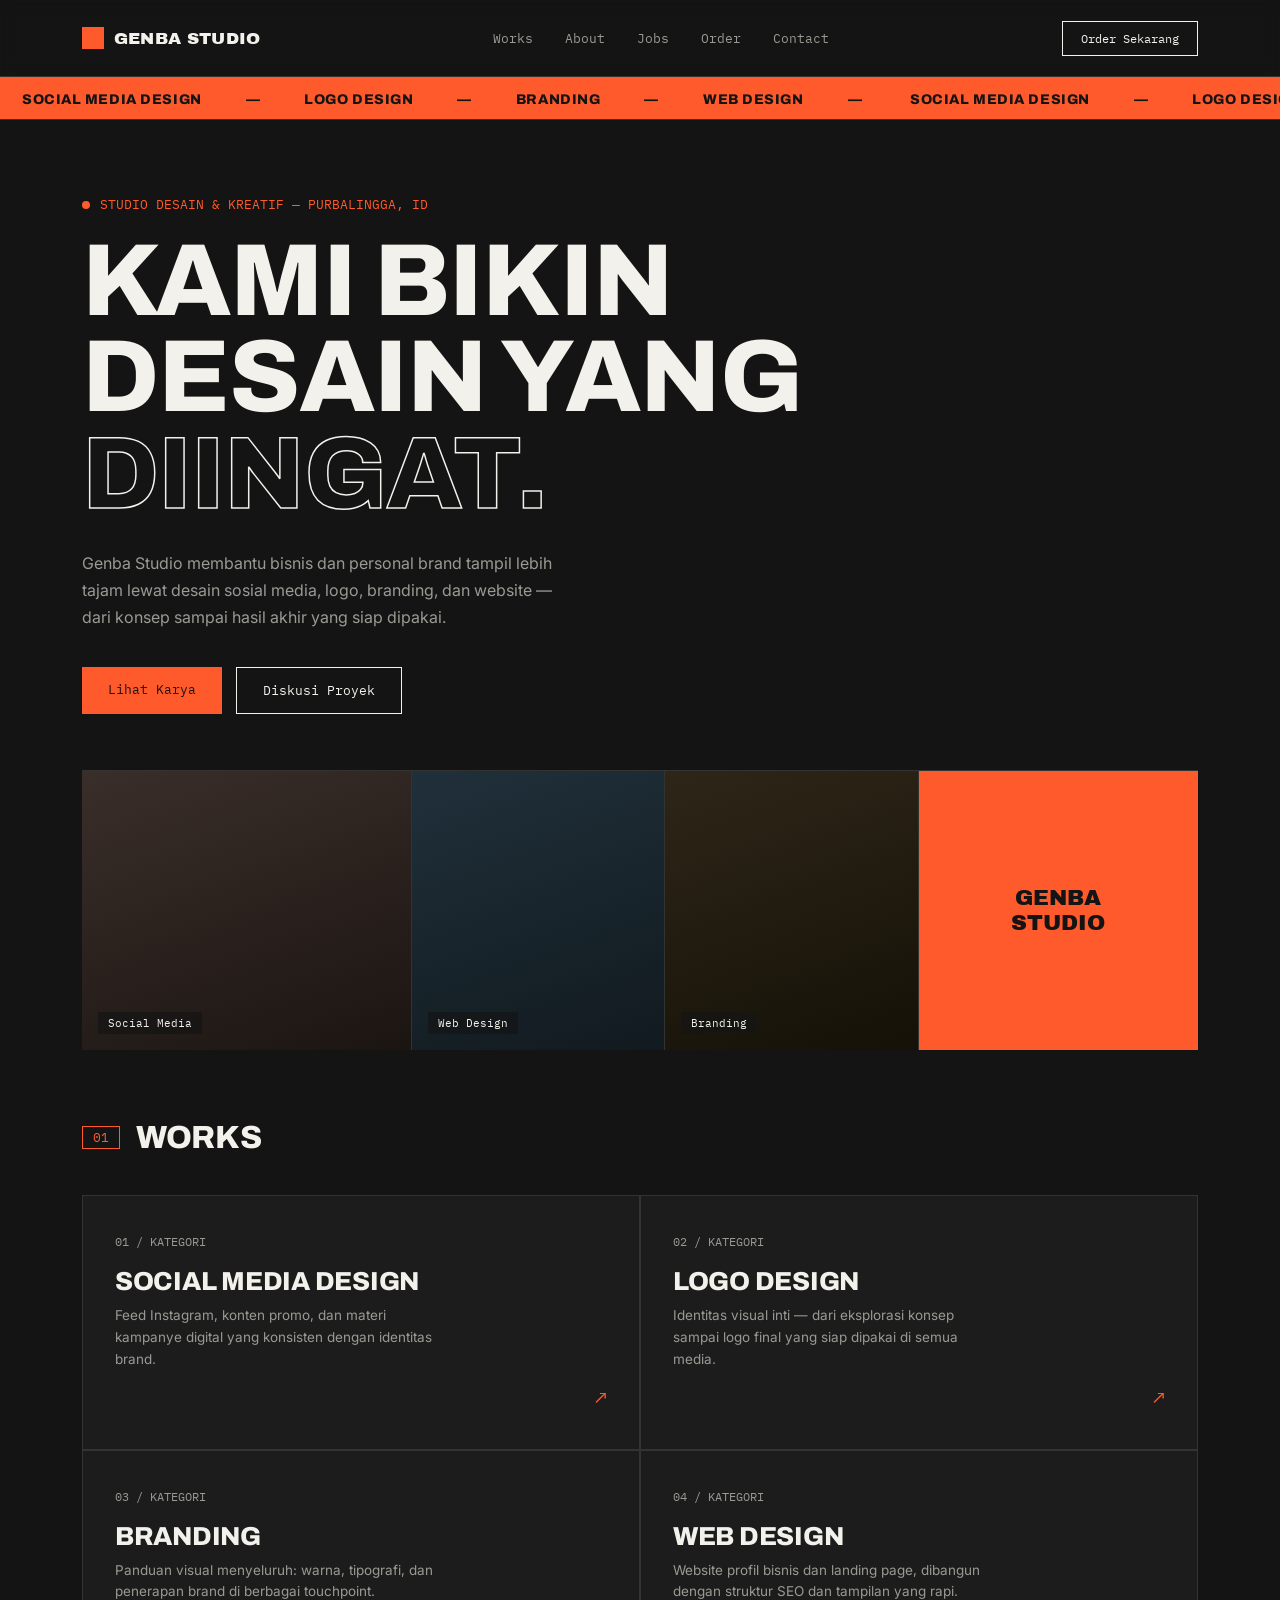
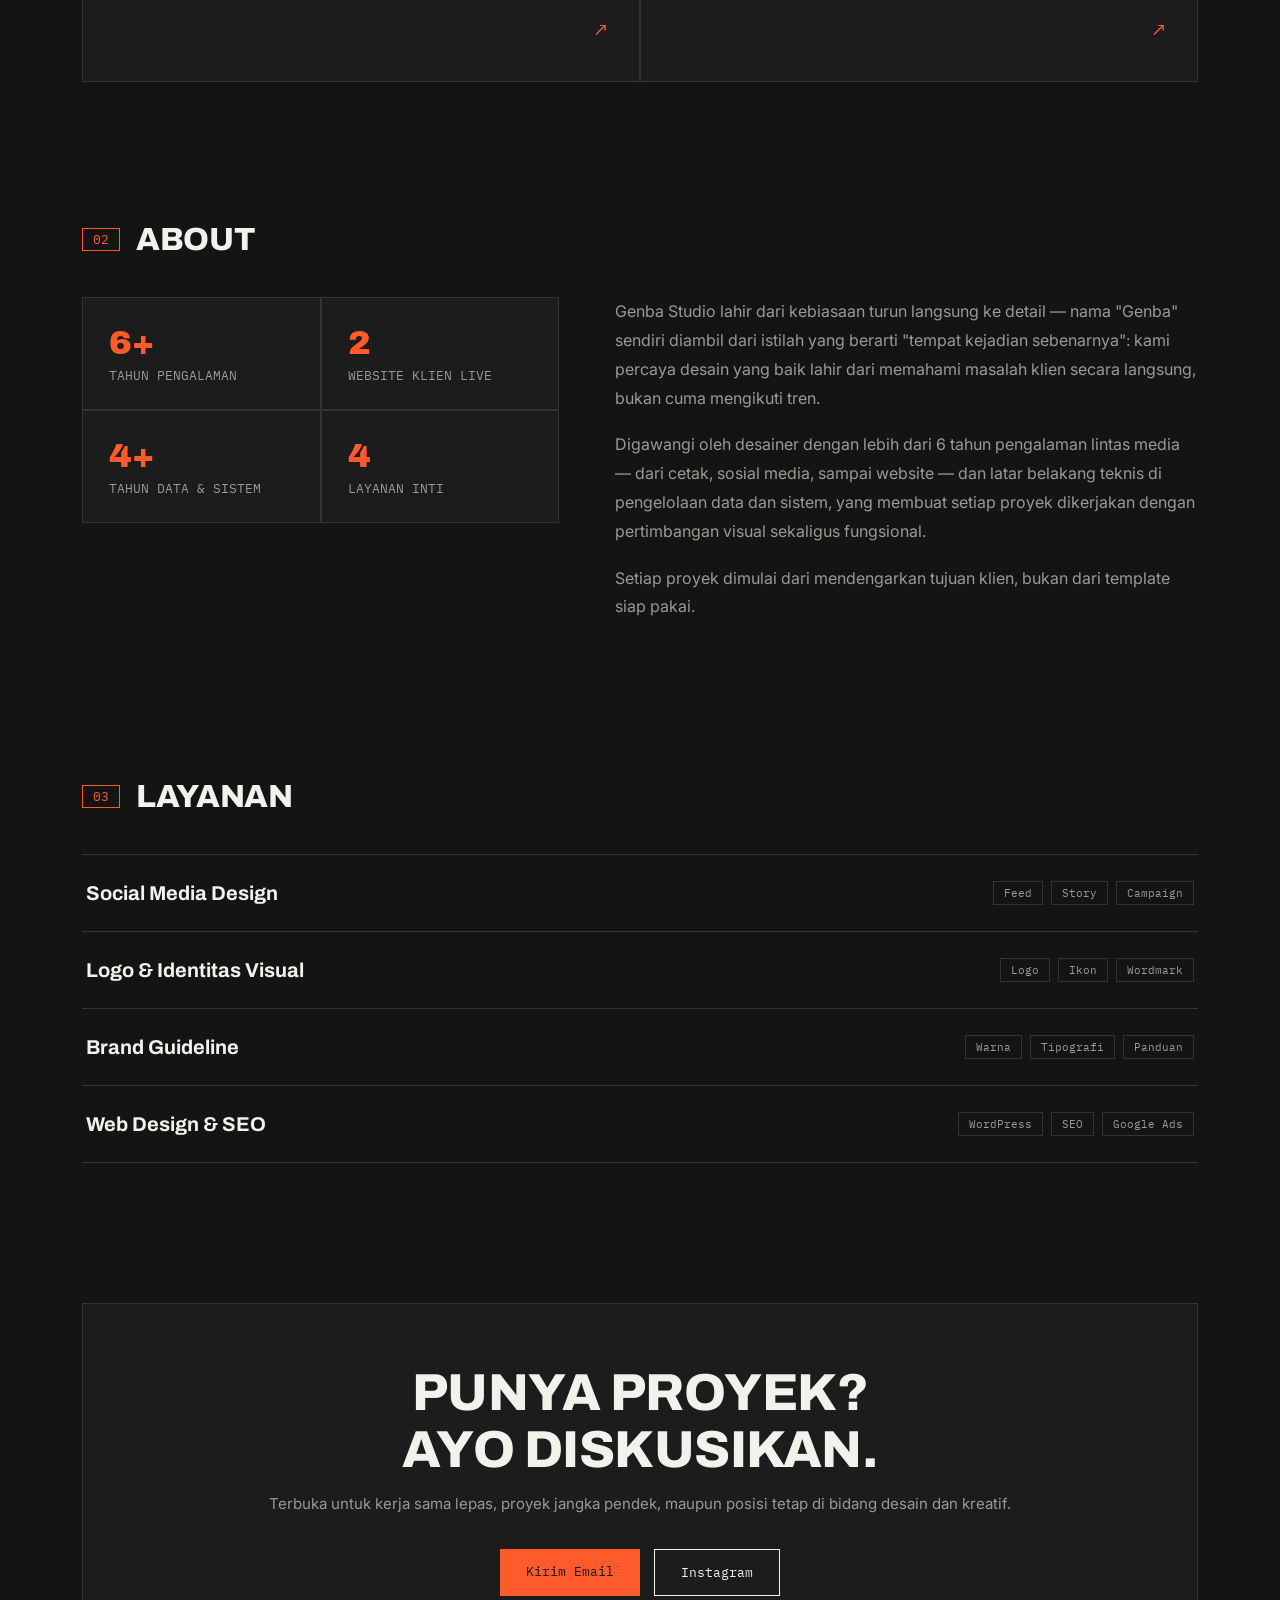
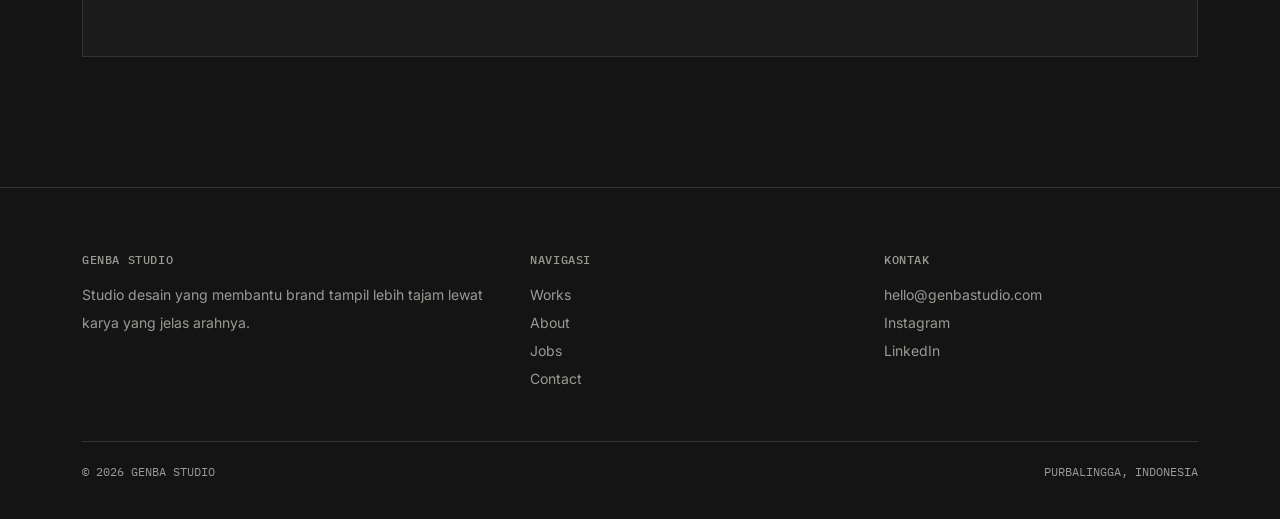
<file: index.html>
<!DOCTYPE html>
<html lang="id">
<head>
<meta charset="UTF-8">
<meta name="viewport" content="width=device-width, initial-scale=1.0">
<title>Genba Studio — Studio Desain &amp; Kreatif</title>
<link rel="stylesheet" href="style.css">
<style>
  /* HERO */
  .hero{position:relative; padding:76px 0 0; overflow:hidden;}
  .hero .wrap{position:relative; z-index:2;}
  .eyebrow{font-family:'IBM Plex Mono'; font-size:13px; color:var(--signal); margin-bottom:20px; display:flex; align-items:center; gap:10px;}
  .eyebrow::before{content:''; width:8px; height:8px; background:var(--signal); border-radius:50%;}
  .hero h1{font-size:clamp(46px,8vw,104px); line-height:0.94; text-transform:uppercase;}
  .hero h1 .out{-webkit-text-stroke:1.5px var(--ink); color:var(--bg);}
  .hero p.lede{max-width:480px; color:var(--ink-dim); font-size:16px; line-height:1.7; margin-top:28px;}
  .hero-actions{display:flex; gap:14px; margin-top:36px; flex-wrap:wrap;}
  .btn{display:inline-block; padding:14px 26px; font-family:'IBM Plex Mono'; font-size:13px;}
  .btn-fill{background:var(--signal); color:var(--bg);}
  .btn-outline{border:1px solid var(--ink);}

  .hero-strip{
    margin-top:56px; height:280px; display:grid; grid-template-columns:1.3fr 1fr 1fr 1.1fr;
    border-top:1px solid var(--line);
  }
  .strip-cell{position:relative; overflow:hidden; border-right:1px solid var(--line); display:flex; align-items:flex-end; padding:16px;}
  .strip-cell:last-child{border-right:none;}
  .strip-cell .tag{font-family:'IBM Plex Mono'; font-size:11px; color:var(--ink); background:rgba(20,20,20,0.7); padding:4px 10px; z-index:2;}
  .c1{background:linear-gradient(160deg,#3A2E2A,#1B1512);}
  .c2{background:linear-gradient(160deg,#20303A,#111A1F);}
  .c3{background:linear-gradient(160deg,#2E2618,#151107);}
  .c4{background:var(--signal); align-items:center; justify-content:center;}
  .c4 .display{font-size:22px; color:var(--bg); text-align:center; line-height:1.15;}

  /* WORKS */
  .idxnum{font-family:'IBM Plex Mono'; font-size:13px; color:var(--signal); border:1px solid var(--signal); padding:2px 10px;}
  .section-head{display:flex; align-items:center; gap:16px; margin-bottom:40px;}
  .section-head h2{font-size:32px; text-transform:uppercase;}
  section{padding:70px 0;}

  .works-grid{display:grid; grid-template-columns:repeat(2,1fr); gap:2px; background:var(--line); border:1px solid var(--line);}
  .work-cat{
    background:var(--bg-soft); padding:38px 32px; position:relative; min-height:210px;
    display:flex; flex-direction:column; justify-content:space-between;
    transition:background .2s ease;
  }
  .work-cat:hover{background:#232320;}
  .work-cat .catnum{font-family:'IBM Plex Mono'; font-size:12px; color:var(--ink-dim);}
  .work-cat h3{font-size:26px; margin-top:18px; text-transform:uppercase;}
  .work-cat .catdesc{color:var(--ink-dim); font-size:13.5px; margin-top:10px; max-width:320px; line-height:1.6;}
  .work-cat .arrow{align-self:flex-end; font-family:'IBM Plex Mono'; font-size:20px; color:var(--signal); transition:transform .2s ease;}
  .work-cat:hover .arrow{transform:translate(4px,-4px);}

  /* ABOUT */
  .about-split{display:grid; grid-template-columns:0.9fr 1.1fr; gap:56px; align-items:start;}
  .about-split p{color:var(--ink-dim); font-size:16px; line-height:1.8; margin:0 0 18px;}
  .about-num-grid{display:grid; grid-template-columns:1fr 1fr; gap:2px; background:var(--line); border:1px solid var(--line);}
  .anum{background:var(--bg-soft); padding:26px;}
  .anum .n{font-family:'Archivo Black'; font-size:34px; color:var(--signal);}
  .anum .l{font-size:12.5px; color:var(--ink-dim); margin-top:6px; font-family:'IBM Plex Mono';}

  /* JOBS / SERVICES */
  .jobs-list{border-top:1px solid var(--line);}
  .job-row{display:flex; justify-content:space-between; align-items:center; padding:26px 4px; border-bottom:1px solid var(--line); gap:20px;}
  .job-row .jname{font-size:20px; font-weight:700; font-family:'Archivo';}
  .job-row .jtags{display:flex; gap:8px; flex-wrap:wrap; justify-content:flex-end;}
  .jtag{font-family:'IBM Plex Mono'; font-size:11px; color:var(--ink-dim); border:1px solid var(--line); padding:4px 10px;}

  /* CONTACT */
  .contact-block{border:1px solid var(--line); padding:60px 40px; text-align:center; background:var(--bg-soft);}
  .contact-block h2{font-size:clamp(30px,5vw,52px); text-transform:uppercase; margin-bottom:16px;}
  .contact-block p{color:var(--ink-dim); font-size:15px; margin-bottom:30px;}

  @media (max-width:760px){
    .hero-strip{grid-template-columns:1fr 1fr; height:auto;}
    .strip-cell{height:160px;}
    .works-grid{grid-template-columns:1fr;}
    .about-split{grid-template-columns:1fr;}
  }
</style>
</head>
<body>

<header class="site">
  <div class="wrap">
    <a href="index.html" class="brand"><span class="mark"></span>GENBA STUDIO</a>
    <nav class="links">
      <a href="index.html#works">Works</a>
      <a href="index.html#about">About</a>
      <a href="index.html#jobs">Jobs</a>
      <a href="order.html">Order</a>
      <a href="index.html#contact">Contact</a>
    </nav>
    <a href="order.html" class="nav-cta">Order Sekarang</a>
  </div>
</header>

<div class="marquee">
  <div class="marquee-track">
    <span>SOCIAL MEDIA DESIGN</span><span>—</span><span>LOGO DESIGN</span><span>—</span><span>BRANDING</span><span>—</span><span>WEB DESIGN</span><span>—</span>
    <span>SOCIAL MEDIA DESIGN</span><span>—</span><span>LOGO DESIGN</span><span>—</span><span>BRANDING</span><span>—</span><span>WEB DESIGN</span><span>—</span>
  </div>
</div>

<section class="hero">
  <div class="wrap">
    <div class="eyebrow">STUDIO DESAIN &amp; KREATIF — PURBALINGGA, ID</div>
    <h1>KAMI BIKIN<br>DESAIN YANG<br><span class="out">DIINGAT.</span></h1>
    <p class="lede">Genba Studio membantu bisnis dan personal brand tampil lebih tajam lewat desain sosial media, logo, branding, dan website — dari konsep sampai hasil akhir yang siap dipakai.</p>
    <div class="hero-actions">
      <a href="#works" class="btn btn-fill">Lihat Karya</a>
      <a href="order.html" class="btn btn-outline">Diskusi Proyek</a>
    </div>

    <div class="hero-strip">
      <div class="strip-cell c1"><span class="tag">Social Media</span></div>
      <div class="strip-cell c2"><span class="tag">Web Design</span></div>
      <div class="strip-cell c3"><span class="tag">Branding</span></div>
      <div class="strip-cell c4"><span class="display">GENBA<br>STUDIO</span></div>
    </div>
  </div>
</section>

<section id="works">
  <div class="wrap">
    <div class="section-head"><span class="idxnum">01</span><h2>Works</h2></div>
    <div class="works-grid">
      <a class="work-cat" href="works/social-media-design.html">
        <span class="catnum">01 / KATEGORI</span>
        <div>
          <h3>Social Media Design</h3>
          <p class="catdesc">Feed Instagram, konten promo, dan materi kampanye digital yang konsisten dengan identitas brand.</p>
        </div>
        <span class="arrow">↗</span>
      </a>
      <a class="work-cat" href="works/logo-design.html">
        <span class="catnum">02 / KATEGORI</span>
        <div>
          <h3>Logo Design</h3>
          <p class="catdesc">Identitas visual inti — dari eksplorasi konsep sampai logo final yang siap dipakai di semua media.</p>
        </div>
        <span class="arrow">↗</span>
      </a>
      <a class="work-cat" href="works/branding.html">
        <span class="catnum">03 / KATEGORI</span>
        <div>
          <h3>Branding</h3>
          <p class="catdesc">Panduan visual menyeluruh: warna, tipografi, dan penerapan brand di berbagai touchpoint.</p>
        </div>
        <span class="arrow">↗</span>
      </a>
      <a class="work-cat" href="works/web-design.html">
        <span class="catnum">04 / KATEGORI</span>
        <div>
          <h3>Web Design</h3>
          <p class="catdesc">Website profil bisnis dan landing page, dibangun dengan struktur SEO dan tampilan yang rapi.</p>
        </div>
        <span class="arrow">↗</span>
      </a>
    </div>
  </div>
</section>

<section id="about">
  <div class="wrap">
    <div class="section-head"><span class="idxnum">02</span><h2>About</h2></div>
    <div class="about-split">
      <div class="about-num-grid">
        <div class="anum"><div class="n">6+</div><div class="l">TAHUN PENGALAMAN</div></div>
        <div class="anum"><div class="n">2</div><div class="l">WEBSITE KLIEN LIVE</div></div>
        <div class="anum"><div class="n">4+</div><div class="l">TAHUN DATA &amp; SISTEM</div></div>
        <div class="anum"><div class="n">4</div><div class="l">LAYANAN INTI</div></div>
      </div>
      <div>
        <p>Genba Studio lahir dari kebiasaan turun langsung ke detail — nama "Genba" sendiri diambil dari istilah yang berarti "tempat kejadian sebenarnya": kami percaya desain yang baik lahir dari memahami masalah klien secara langsung, bukan cuma mengikuti tren.</p>
        <p>Digawangi oleh desainer dengan lebih dari 6 tahun pengalaman lintas media — dari cetak, sosial media, sampai website — dan latar belakang teknis di pengelolaan data dan sistem, yang membuat setiap proyek dikerjakan dengan pertimbangan visual sekaligus fungsional.</p>
        <p>Setiap proyek dimulai dari mendengarkan tujuan klien, bukan dari template siap pakai.</p>
      </div>
    </div>
  </div>
</section>

<section id="jobs">
  <div class="wrap">
    <div class="section-head"><span class="idxnum">03</span><h2>Layanan</h2></div>
    <div class="jobs-list">
      <div class="job-row"><span class="jname">Social Media Design</span><div class="jtags"><span class="jtag">Feed</span><span class="jtag">Story</span><span class="jtag">Campaign</span></div></div>
      <div class="job-row"><span class="jname">Logo &amp; Identitas Visual</span><div class="jtags"><span class="jtag">Logo</span><span class="jtag">Ikon</span><span class="jtag">Wordmark</span></div></div>
      <div class="job-row"><span class="jname">Brand Guideline</span><div class="jtags"><span class="jtag">Warna</span><span class="jtag">Tipografi</span><span class="jtag">Panduan</span></div></div>
      <div class="job-row"><span class="jname">Web Design &amp; SEO</span><div class="jtags"><span class="jtag">WordPress</span><span class="jtag">SEO</span><span class="jtag">Google Ads</span></div></div>
    </div>
  </div>
</section>

<section id="contact">
  <div class="wrap">
    <div class="contact-block">
      <h2>Punya Proyek?<br>Ayo Diskusikan.</h2>
      <p>Terbuka untuk kerja sama lepas, proyek jangka pendek, maupun posisi tetap di bidang desain dan kreatif.</p>
      <div class="hero-actions" style="justify-content:center;">
        <a href="mailto:hello@genbastudio.com" class="btn btn-fill">Kirim Email</a>
        <a href="#" class="btn btn-outline">Instagram</a>
      </div>
    </div>
  </div>
</section>

<footer class="site">
  <div class="wrap">
    <div class="foot-grid">
      <div>
        <h4>Genba Studio</h4>
        <p>Studio desain yang membantu brand tampil lebih tajam lewat karya yang jelas arahnya.</p>
      </div>
      <div>
        <h4>Navigasi</h4>
        <a href="index.html#works">Works</a><br>
        <a href="index.html#about">About</a><br>
        <a href="index.html#jobs">Jobs</a><br>
        <a href="index.html#contact">Contact</a>
      </div>
      <div>
        <h4>Kontak</h4>
        <a href="mailto:hello@genbastudio.com">hello@genbastudio.com</a><br>
        <a href="#">Instagram</a><br>
        <a href="#">LinkedIn</a>
      </div>
    </div>
    <div class="foot-bottom">
      <span>© 2026 GENBA STUDIO</span>
      <span>PURBALINGGA, INDONESIA</span>
    </div>
  </div>
</footer>

</body>
</html>
</file>
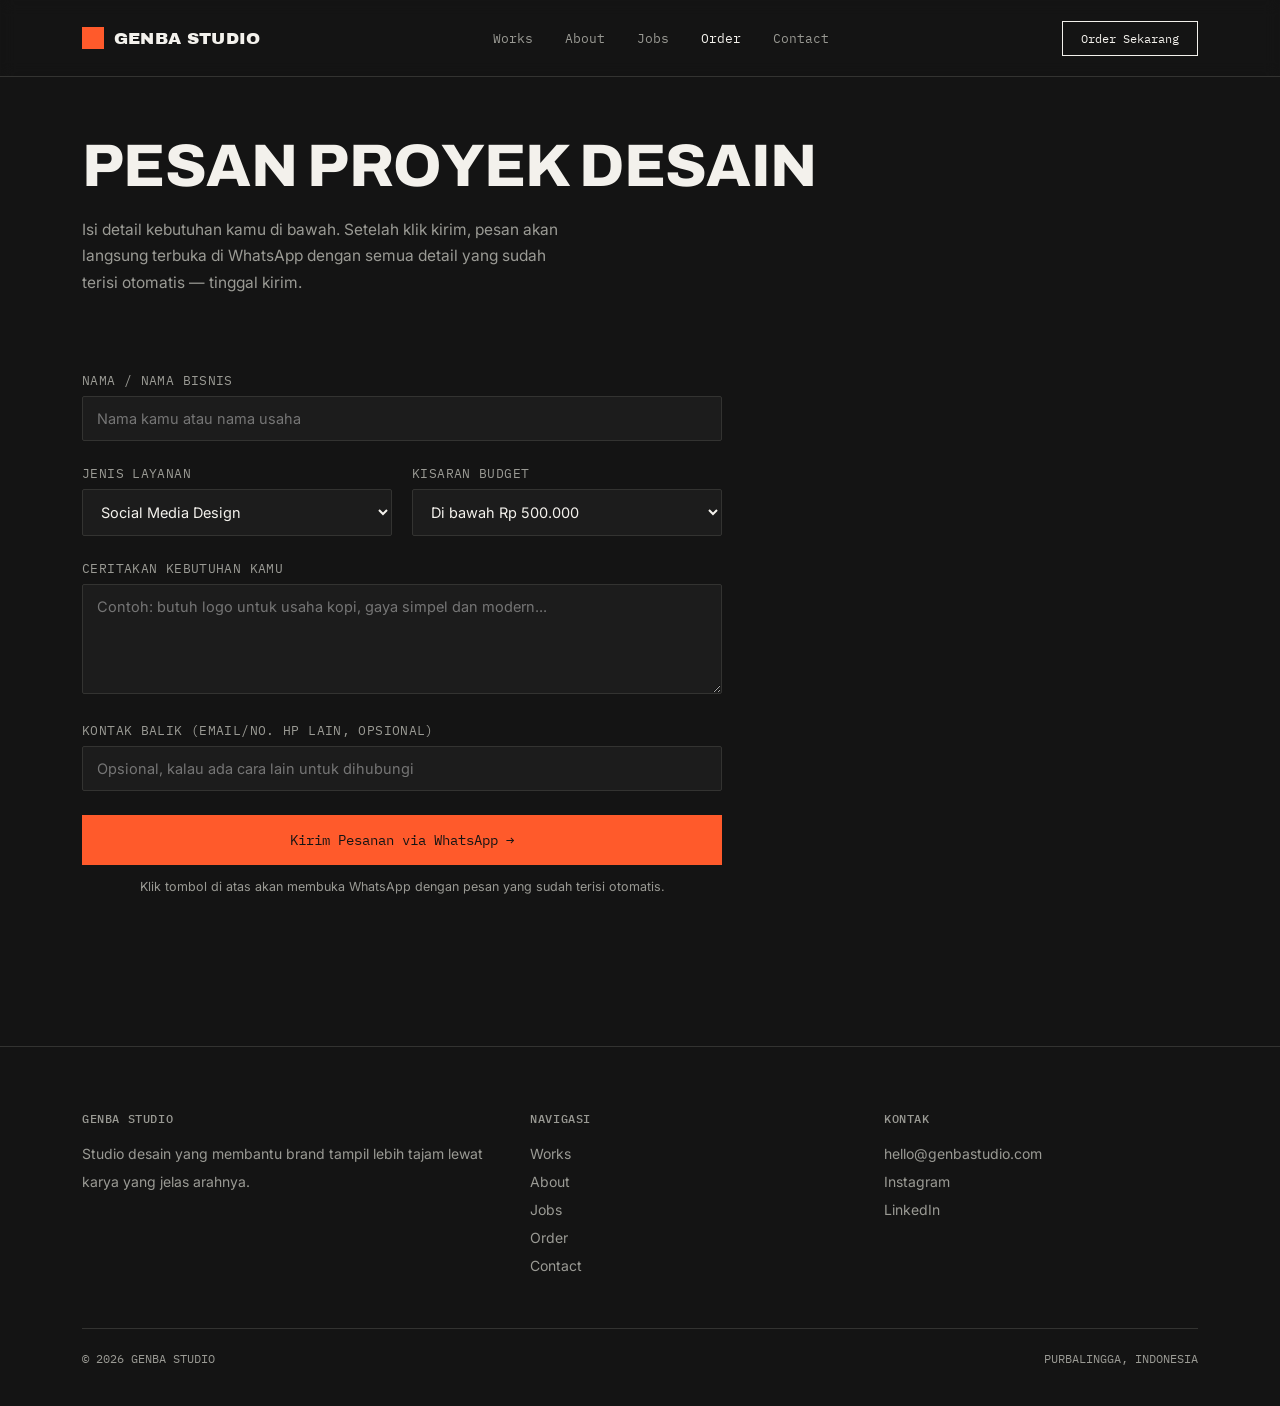
<file: order.html>
<!DOCTYPE html>
<html lang="id">
<head>
<meta charset="UTF-8">
<meta name="viewport" content="width=device-width, initial-scale=1.0">
<title>Order — Genba Studio</title>
<link rel="stylesheet" href="style.css">
</head>
<body>

<header class="site">
  <div class="wrap">
    <a href="index.html" class="brand"><span class="mark"></span>GENBA STUDIO</a>
    <nav class="links">
      <a href="index.html#works">Works</a>
      <a href="index.html#about">About</a>
      <a href="index.html#jobs">Jobs</a>
      <a href="order.html" class="active">Order</a>
      <a href="index.html#contact">Contact</a>
    </nav>
    <a href="order.html" class="nav-cta">Order Sekarang</a>
  </div>
</header>

<section class="order-hero">
  <div class="wrap">
    <h1>Pesan Proyek Desain</h1>
    <p>Isi detail kebutuhan kamu di bawah. Setelah klik kirim, pesan akan langsung terbuka di WhatsApp dengan semua detail yang sudah terisi otomatis — tinggal kirim.</p>
  </div>
</section>

<div class="wrap">
  <form class="order-form" id="orderForm">
    <div class="form-group">
      <label for="nama">Nama / Nama Bisnis</label>
      <input type="text" id="nama" required placeholder="Nama kamu atau nama usaha">
    </div>

    <div class="form-row">
      <div class="form-group">
        <label for="layanan">Jenis Layanan</label>
        <select id="layanan">
          <option>Social Media Design</option>
          <option>Logo Design</option>
          <option>Branding</option>
          <option>Web Design</option>
          <option>Lainnya</option>
        </select>
      </div>
      <div class="form-group">
        <label for="budget">Kisaran Budget</label>
        <select id="budget">
          <option>Di bawah Rp 500.000</option>
          <option>Rp 500.000 – Rp 1.500.000</option>
          <option>Rp 1.500.000 – Rp 5.000.000</option>
          <option>Di atas Rp 5.000.000</option>
          <option>Belum tahu, mau diskusi dulu</option>
        </select>
      </div>
    </div>

    <div class="form-group">
      <label for="deskripsi">Ceritakan Kebutuhan Kamu</label>
      <textarea id="deskripsi" required placeholder="Contoh: butuh logo untuk usaha kopi, gaya simpel dan modern..."></textarea>
    </div>

    <div class="form-group">
      <label for="kontak">Kontak Balik (Email/No. HP lain, opsional)</label>
      <input type="text" id="kontak" placeholder="Opsional, kalau ada cara lain untuk dihubungi">
    </div>

    <button type="submit" class="submit-btn">Kirim Pesanan via WhatsApp →</button>
    <p class="form-note">Klik tombol di atas akan membuka WhatsApp dengan pesan yang sudah terisi otomatis.</p>
  </form>
</div>

<footer class="site">
  <div class="wrap">
    <div class="foot-grid">
      <div>
        <h4>Genba Studio</h4>
        <p>Studio desain yang membantu brand tampil lebih tajam lewat karya yang jelas arahnya.</p>
      </div>
      <div>
        <h4>Navigasi</h4>
        <a href="index.html#works">Works</a><br>
        <a href="index.html#about">About</a><br>
        <a href="index.html#jobs">Jobs</a><br>
        <a href="order.html">Order</a><br>
        <a href="index.html#contact">Contact</a>
      </div>
      <div>
        <h4>Kontak</h4>
        <a href="mailto:hello@genbastudio.com">hello@genbastudio.com</a><br>
        <a href="#">Instagram</a><br>
        <a href="#">LinkedIn</a>
      </div>
    </div>
    <div class="foot-bottom">
      <span>© 2026 GENBA STUDIO</span>
      <span>PURBALINGGA, INDONESIA</span>
    </div>
  </div>
</footer>

<script>
  // GANTI NOMOR DI BAWAH INI dengan nomor WhatsApp aktif kamu, format: kode negara tanpa "+" atau "0" di depan
  // Contoh: nomor 0812-3456-7890 ditulis jadi 6281234567890
  const NOMOR_WHATSAPP = "6287832391644";

  document.getElementById('orderForm').addEventListener('submit', function(e){
    e.preventDefault();
    const nama = document.getElementById('nama').value;
    const layanan = document.getElementById('layanan').value;
    const budget = document.getElementById('budget').value;
    const deskripsi = document.getElementById('deskripsi').value;
    const kontak = document.getElementById('kontak').value;

    let pesan = `Halo Genba Studio, saya mau order:\n\n`;
    pesan += `Nama: ${nama}\n`;
    pesan += `Jenis Layanan: ${layanan}\n`;
    pesan += `Kisaran Budget: ${budget}\n`;
    pesan += `Kebutuhan: ${deskripsi}\n`;
    if(kontak){ pesan += `Kontak Balik: ${kontak}\n`; }

    const url = `https://wa.me/${NOMOR_WHATSAPP}?text=${encodeURIComponent(pesan)}`;
    window.open(url, '_blank');
  });
</script>

</body>
</html>
</file>
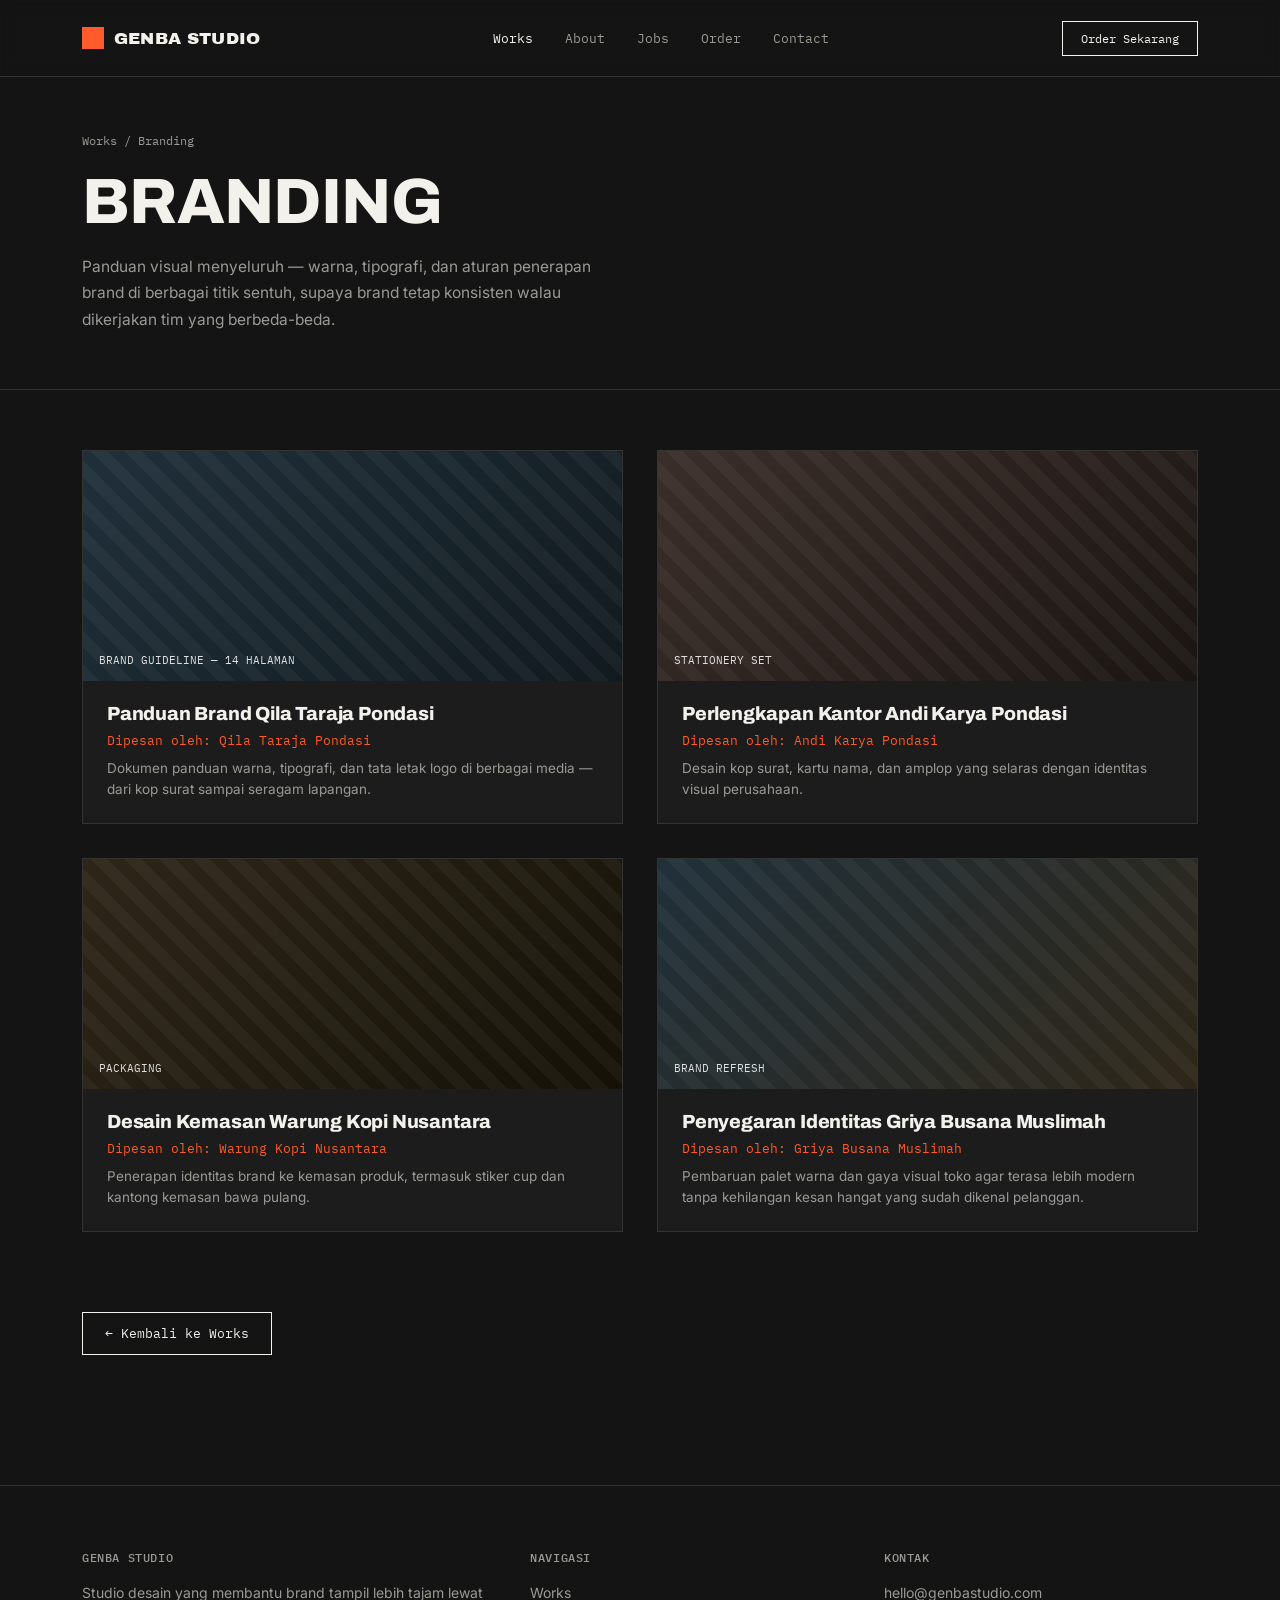
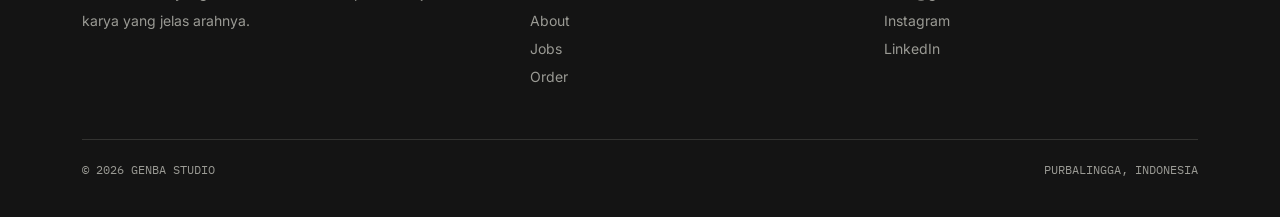
<file: works/branding.html>
<!DOCTYPE html>
<html lang="id">
<head>
<meta charset="UTF-8">
<meta name="viewport" content="width=device-width, initial-scale=1.0">
<title>Branding — Genba Studio</title>
<link rel="stylesheet" href="../style.css">
</head>
<body>

<header class="site">
  <div class="wrap">
    <a href="../index.html" class="brand"><span class="mark"></span>GENBA STUDIO</a>
    <nav class="links">
      <a href="../index.html#works" class="active">Works</a>
      <a href="../index.html#about">About</a>
      <a href="../index.html#jobs">Jobs</a>
      <a href="../order.html">Order</a>
      <a href="../index.html#contact">Contact</a>
    </nav>
    <a href="../order.html" class="nav-cta">Order Sekarang</a>
  </div>
</header>

<section class="cat-hero">
  <div class="wrap">
    <div class="breadcrumb"><a href="../index.html">Works</a> / Branding</div>
    <h1>Branding</h1>
    <p>Panduan visual menyeluruh — warna, tipografi, dan aturan penerapan brand di berbagai titik sentuh, supaya brand tetap konsisten walau dikerjakan tim yang berbeda-beda.</p>
  </div>
</section>

<div class="wrap">
  <div class="piece-grid">
    <div class="piece">
      <div class="piece-thumb" style="background:linear-gradient(135deg,#20303A,#111A1F);"><span class="plabel">BRAND GUIDELINE — 14 HALAMAN</span></div>
      <div class="piece-body">
        <h3>Panduan Brand Qila Taraja Pondasi</h3>
        <div class="client">Dipesan oleh: Qila Taraja Pondasi</div>
        <p>Dokumen panduan warna, tipografi, dan tata letak logo di berbagai media — dari kop surat sampai seragam lapangan.</p>
      </div>
    </div>
    <div class="piece">
      <div class="piece-thumb" style="background:linear-gradient(135deg,#3A2E2A,#1B1512);"><span class="plabel">STATIONERY SET</span></div>
      <div class="piece-body">
        <h3>Perlengkapan Kantor Andi Karya Pondasi</h3>
        <div class="client">Dipesan oleh: Andi Karya Pondasi</div>
        <p>Desain kop surat, kartu nama, dan amplop yang selaras dengan identitas visual perusahaan.</p>
      </div>
    </div>
    <div class="piece">
      <div class="piece-thumb" style="background:linear-gradient(135deg,#2E2618,#151107);"><span class="plabel">PACKAGING</span></div>
      <div class="piece-body">
        <h3>Desain Kemasan Warung Kopi Nusantara</h3>
        <div class="client">Dipesan oleh: Warung Kopi Nusantara</div>
        <p>Penerapan identitas brand ke kemasan produk, termasuk stiker cup dan kantong kemasan bawa pulang.</p>
      </div>
    </div>
    <div class="piece">
      <div class="piece-thumb" style="background:linear-gradient(135deg,#20303A,#2E2618);"><span class="plabel">BRAND REFRESH</span></div>
      <div class="piece-body">
        <h3>Penyegaran Identitas Griya Busana Muslimah</h3>
        <div class="client">Dipesan oleh: Griya Busana Muslimah</div>
        <p>Pembaruan palet warna dan gaya visual toko agar terasa lebih modern tanpa kehilangan kesan hangat yang sudah dikenal pelanggan.</p>
      </div>
    </div>
  </div>

  <div class="back-cta">
    <a href="../index.html#works" class="back-link">← Kembali ke Works</a>
  </div>
</div>

<footer class="site">
  <div class="wrap">
    <div class="foot-grid">
      <div>
        <h4>Genba Studio</h4>
        <p>Studio desain yang membantu brand tampil lebih tajam lewat karya yang jelas arahnya.</p>
      </div>
      <div>
        <h4>Navigasi</h4>
        <a href="../index.html#works">Works</a><br>
        <a href="../index.html#about">About</a><br>
        <a href="../index.html#jobs">Jobs</a><br>
        <a href="../order.html">Order</a>
      </div>
      <div>
        <h4>Kontak</h4>
        <a href="mailto:hello@genbastudio.com">hello@genbastudio.com</a><br>
        <a href="#">Instagram</a><br>
        <a href="#">LinkedIn</a>
      </div>
    </div>
    <div class="foot-bottom">
      <span>© 2026 GENBA STUDIO</span>
      <span>PURBALINGGA, INDONESIA</span>
    </div>
  </div>
</footer>

</body>
</html>
</file>
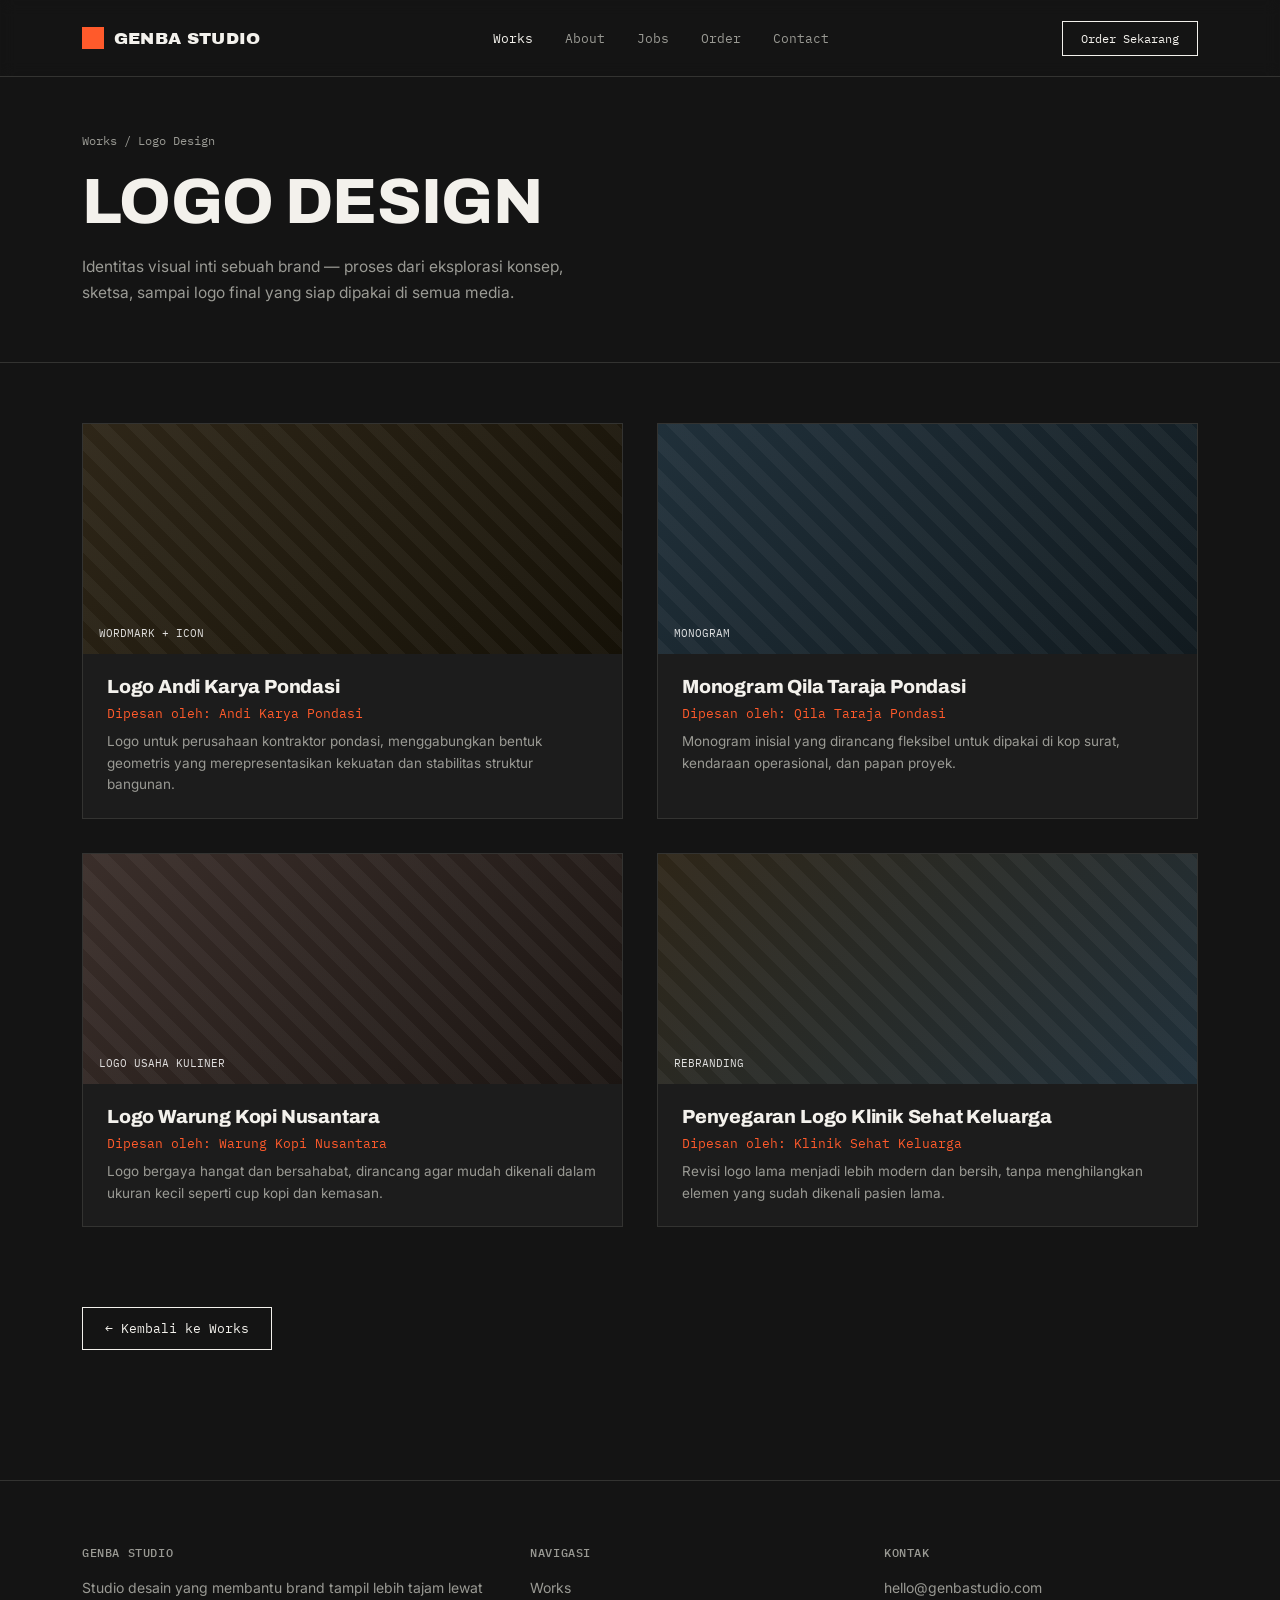
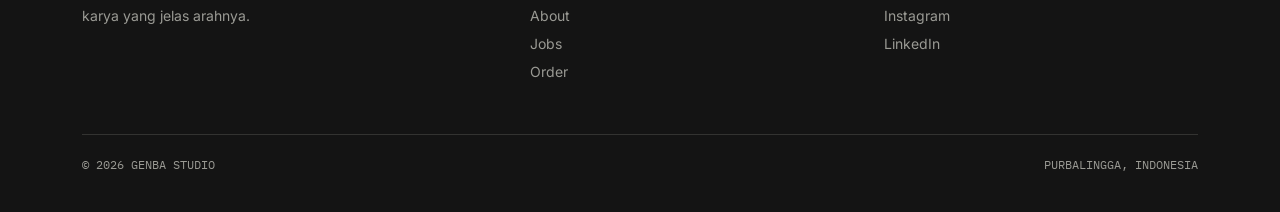
<file: works/logo-design.html>
<!DOCTYPE html>
<html lang="id">
<head>
<meta charset="UTF-8">
<meta name="viewport" content="width=device-width, initial-scale=1.0">
<title>Logo Design — Genba Studio</title>
<link rel="stylesheet" href="../style.css">
</head>
<body>

<header class="site">
  <div class="wrap">
    <a href="../index.html" class="brand"><span class="mark"></span>GENBA STUDIO</a>
    <nav class="links">
      <a href="../index.html#works" class="active">Works</a>
      <a href="../index.html#about">About</a>
      <a href="../index.html#jobs">Jobs</a>
      <a href="../order.html">Order</a>
      <a href="../index.html#contact">Contact</a>
    </nav>
    <a href="../order.html" class="nav-cta">Order Sekarang</a>
  </div>
</header>

<section class="cat-hero">
  <div class="wrap">
    <div class="breadcrumb"><a href="../index.html">Works</a> / Logo Design</div>
    <h1>Logo Design</h1>
    <p>Identitas visual inti sebuah brand — proses dari eksplorasi konsep, sketsa, sampai logo final yang siap dipakai di semua media.</p>
  </div>
</section>

<div class="wrap">
  <div class="piece-grid">
    <div class="piece">
      <div class="piece-thumb" style="background:linear-gradient(135deg,#2E2618,#151107);"><span class="plabel">WORDMARK + ICON</span></div>
      <div class="piece-body">
        <h3>Logo Andi Karya Pondasi</h3>
        <div class="client">Dipesan oleh: Andi Karya Pondasi</div>
        <p>Logo untuk perusahaan kontraktor pondasi, menggabungkan bentuk geometris yang merepresentasikan kekuatan dan stabilitas struktur bangunan.</p>
      </div>
    </div>
    <div class="piece">
      <div class="piece-thumb" style="background:linear-gradient(135deg,#20303A,#111A1F);"><span class="plabel">MONOGRAM</span></div>
      <div class="piece-body">
        <h3>Monogram Qila Taraja Pondasi</h3>
        <div class="client">Dipesan oleh: Qila Taraja Pondasi</div>
        <p>Monogram inisial yang dirancang fleksibel untuk dipakai di kop surat, kendaraan operasional, dan papan proyek.</p>
      </div>
    </div>
    <div class="piece">
      <div class="piece-thumb" style="background:linear-gradient(135deg,#3A2E2A,#1B1512);"><span class="plabel">LOGO USAHA KULINER</span></div>
      <div class="piece-body">
        <h3>Logo Warung Kopi Nusantara</h3>
        <div class="client">Dipesan oleh: Warung Kopi Nusantara</div>
        <p>Logo bergaya hangat dan bersahabat, dirancang agar mudah dikenali dalam ukuran kecil seperti cup kopi dan kemasan.</p>
      </div>
    </div>
    <div class="piece">
      <div class="piece-thumb" style="background:linear-gradient(135deg,#2E2618,#20303A);"><span class="plabel">REBRANDING</span></div>
      <div class="piece-body">
        <h3>Penyegaran Logo Klinik Sehat Keluarga</h3>
        <div class="client">Dipesan oleh: Klinik Sehat Keluarga</div>
        <p>Revisi logo lama menjadi lebih modern dan bersih, tanpa menghilangkan elemen yang sudah dikenali pasien lama.</p>
      </div>
    </div>
  </div>

  <div class="back-cta">
    <a href="../index.html#works" class="back-link">← Kembali ke Works</a>
  </div>
</div>

<footer class="site">
  <div class="wrap">
    <div class="foot-grid">
      <div>
        <h4>Genba Studio</h4>
        <p>Studio desain yang membantu brand tampil lebih tajam lewat karya yang jelas arahnya.</p>
      </div>
      <div>
        <h4>Navigasi</h4>
        <a href="../index.html#works">Works</a><br>
        <a href="../index.html#about">About</a><br>
        <a href="../index.html#jobs">Jobs</a><br>
        <a href="../order.html">Order</a>
      </div>
      <div>
        <h4>Kontak</h4>
        <a href="mailto:hello@genbastudio.com">hello@genbastudio.com</a><br>
        <a href="#">Instagram</a><br>
        <a href="#">LinkedIn</a>
      </div>
    </div>
    <div class="foot-bottom">
      <span>© 2026 GENBA STUDIO</span>
      <span>PURBALINGGA, INDONESIA</span>
    </div>
  </div>
</footer>

</body>
</html>
</file>
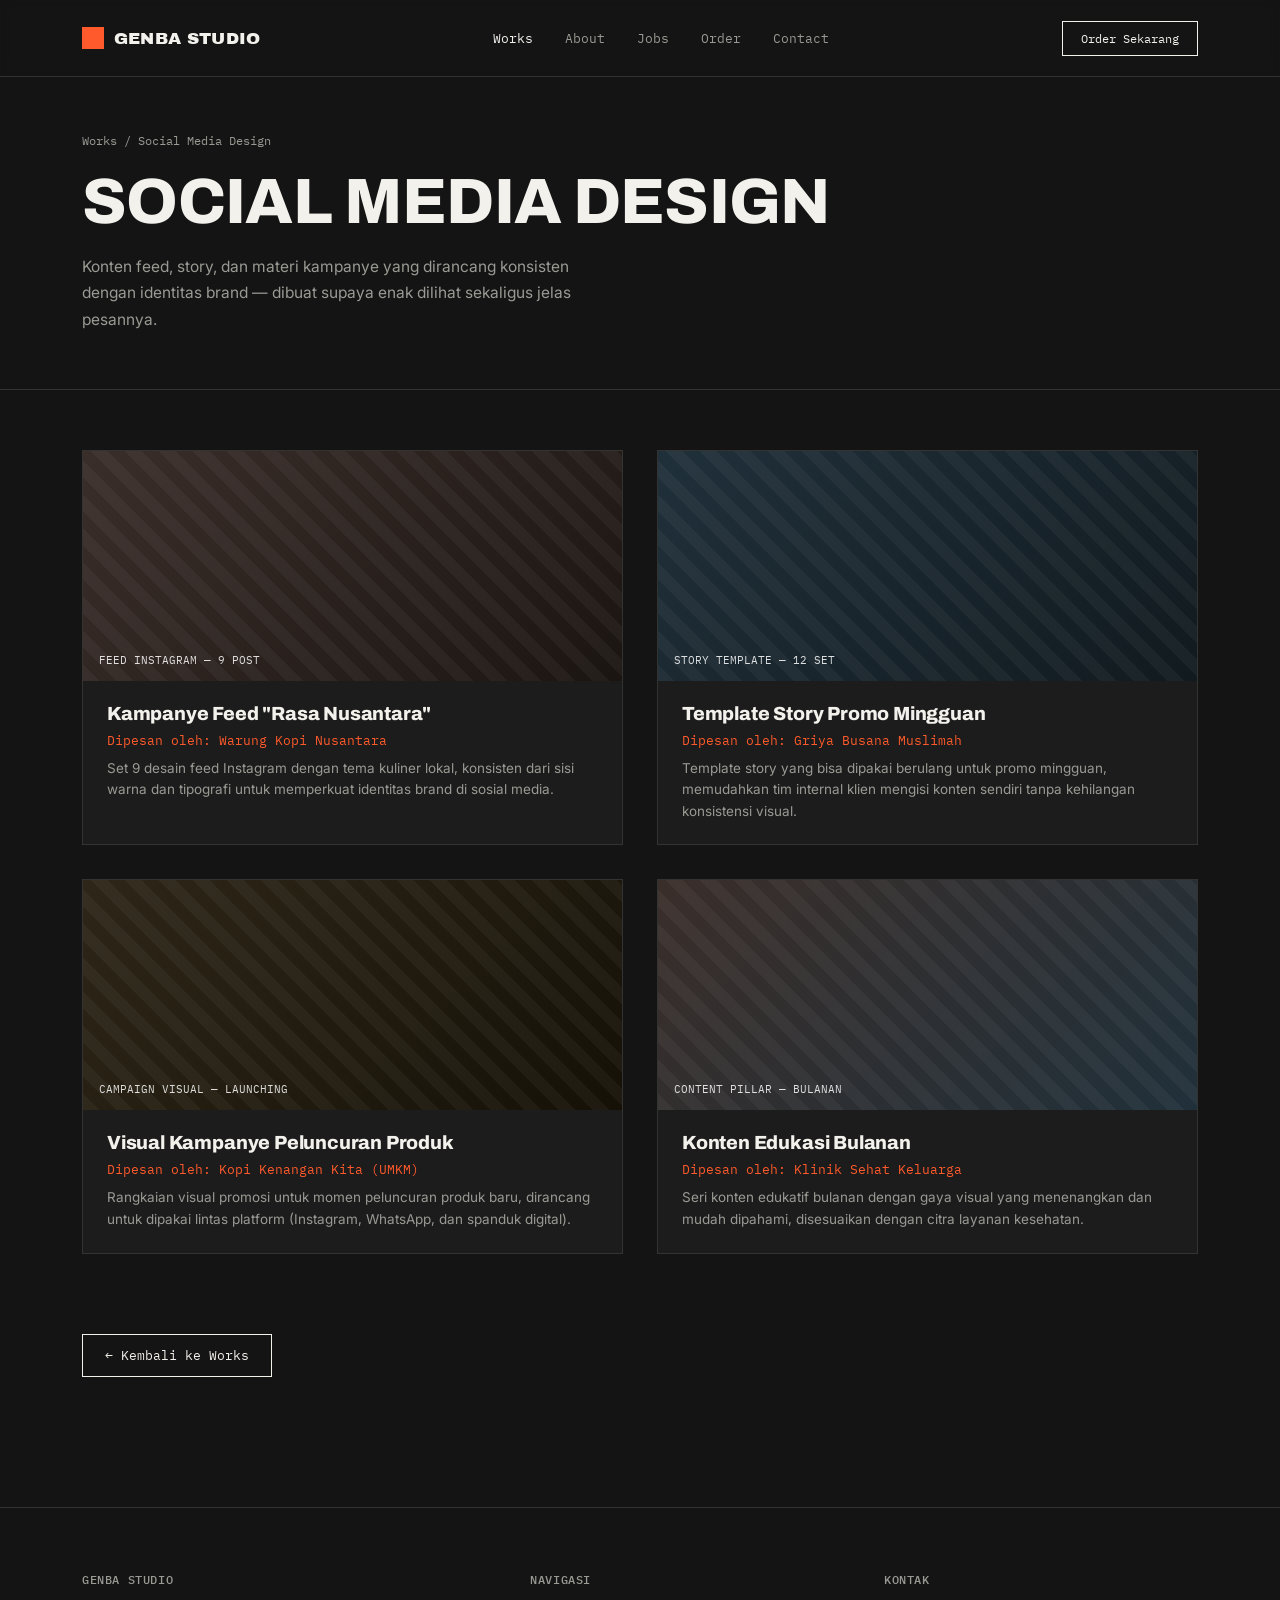
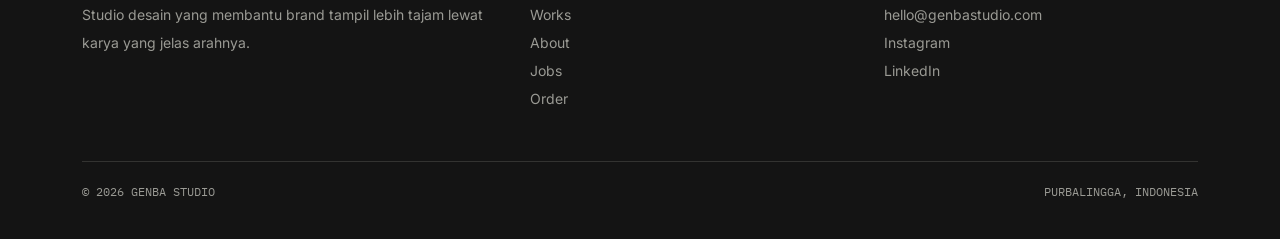
<file: works/social-media-design.html>
<!DOCTYPE html>
<html lang="id">
<head>
<meta charset="UTF-8">
<meta name="viewport" content="width=device-width, initial-scale=1.0">
<title>Social Media Design — Genba Studio</title>
<link rel="stylesheet" href="../style.css">
</head>
<body>

<header class="site">
  <div class="wrap">
    <a href="../index.html" class="brand"><span class="mark"></span>GENBA STUDIO</a>
    <nav class="links">
      <a href="../index.html#works" class="active">Works</a>
      <a href="../index.html#about">About</a>
      <a href="../index.html#jobs">Jobs</a>
      <a href="../order.html">Order</a>
      <a href="../index.html#contact">Contact</a>
    </nav>
    <a href="../order.html" class="nav-cta">Order Sekarang</a>
  </div>
</header>

<section class="cat-hero">
  <div class="wrap">
    <div class="breadcrumb"><a href="../index.html">Works</a> / Social Media Design</div>
    <h1>Social Media Design</h1>
    <p>Konten feed, story, dan materi kampanye yang dirancang konsisten dengan identitas brand — dibuat supaya enak dilihat sekaligus jelas pesannya.</p>
  </div>
</section>

<div class="wrap">
  <div class="piece-grid">
    <div class="piece">
      <div class="piece-thumb" style="background:linear-gradient(135deg,#3A2E2A,#1B1512);"><span class="plabel">FEED INSTAGRAM — 9 POST</span></div>
      <div class="piece-body">
        <h3>Kampanye Feed "Rasa Nusantara"</h3>
        <div class="client">Dipesan oleh: Warung Kopi Nusantara</div>
        <p>Set 9 desain feed Instagram dengan tema kuliner lokal, konsisten dari sisi warna dan tipografi untuk memperkuat identitas brand di sosial media.</p>
      </div>
    </div>
    <div class="piece">
      <div class="piece-thumb" style="background:linear-gradient(135deg,#20303A,#111A1F);"><span class="plabel">STORY TEMPLATE — 12 SET</span></div>
      <div class="piece-body">
        <h3>Template Story Promo Mingguan</h3>
        <div class="client">Dipesan oleh: Griya Busana Muslimah</div>
        <p>Template story yang bisa dipakai berulang untuk promo mingguan, memudahkan tim internal klien mengisi konten sendiri tanpa kehilangan konsistensi visual.</p>
      </div>
    </div>
    <div class="piece">
      <div class="piece-thumb" style="background:linear-gradient(135deg,#2E2618,#151107);"><span class="plabel">CAMPAIGN VISUAL — LAUNCHING</span></div>
      <div class="piece-body">
        <h3>Visual Kampanye Peluncuran Produk</h3>
        <div class="client">Dipesan oleh: Kopi Kenangan Kita (UMKM)</div>
        <p>Rangkaian visual promosi untuk momen peluncuran produk baru, dirancang untuk dipakai lintas platform (Instagram, WhatsApp, dan spanduk digital).</p>
      </div>
    </div>
    <div class="piece">
      <div class="piece-thumb" style="background:linear-gradient(135deg,#3A2E2A,#20303A);"><span class="plabel">CONTENT PILLAR — BULANAN</span></div>
      <div class="piece-body">
        <h3>Konten Edukasi Bulanan</h3>
        <div class="client">Dipesan oleh: Klinik Sehat Keluarga</div>
        <p>Seri konten edukatif bulanan dengan gaya visual yang menenangkan dan mudah dipahami, disesuaikan dengan citra layanan kesehatan.</p>
      </div>
    </div>
  </div>

  <div class="back-cta">
    <a href="../index.html#works" class="back-link">← Kembali ke Works</a>
  </div>
</div>

<footer class="site">
  <div class="wrap">
    <div class="foot-grid">
      <div>
        <h4>Genba Studio</h4>
        <p>Studio desain yang membantu brand tampil lebih tajam lewat karya yang jelas arahnya.</p>
      </div>
      <div>
        <h4>Navigasi</h4>
        <a href="../index.html#works">Works</a><br>
        <a href="../index.html#about">About</a><br>
        <a href="../index.html#jobs">Jobs</a><br>
        <a href="../order.html">Order</a>
      </div>
      <div>
        <h4>Kontak</h4>
        <a href="mailto:hello@genbastudio.com">hello@genbastudio.com</a><br>
        <a href="#">Instagram</a><br>
        <a href="#">LinkedIn</a>
      </div>
    </div>
    <div class="foot-bottom">
      <span>© 2026 GENBA STUDIO</span>
      <span>PURBALINGGA, INDONESIA</span>
    </div>
  </div>
</footer>

</body>
</html>
</file>
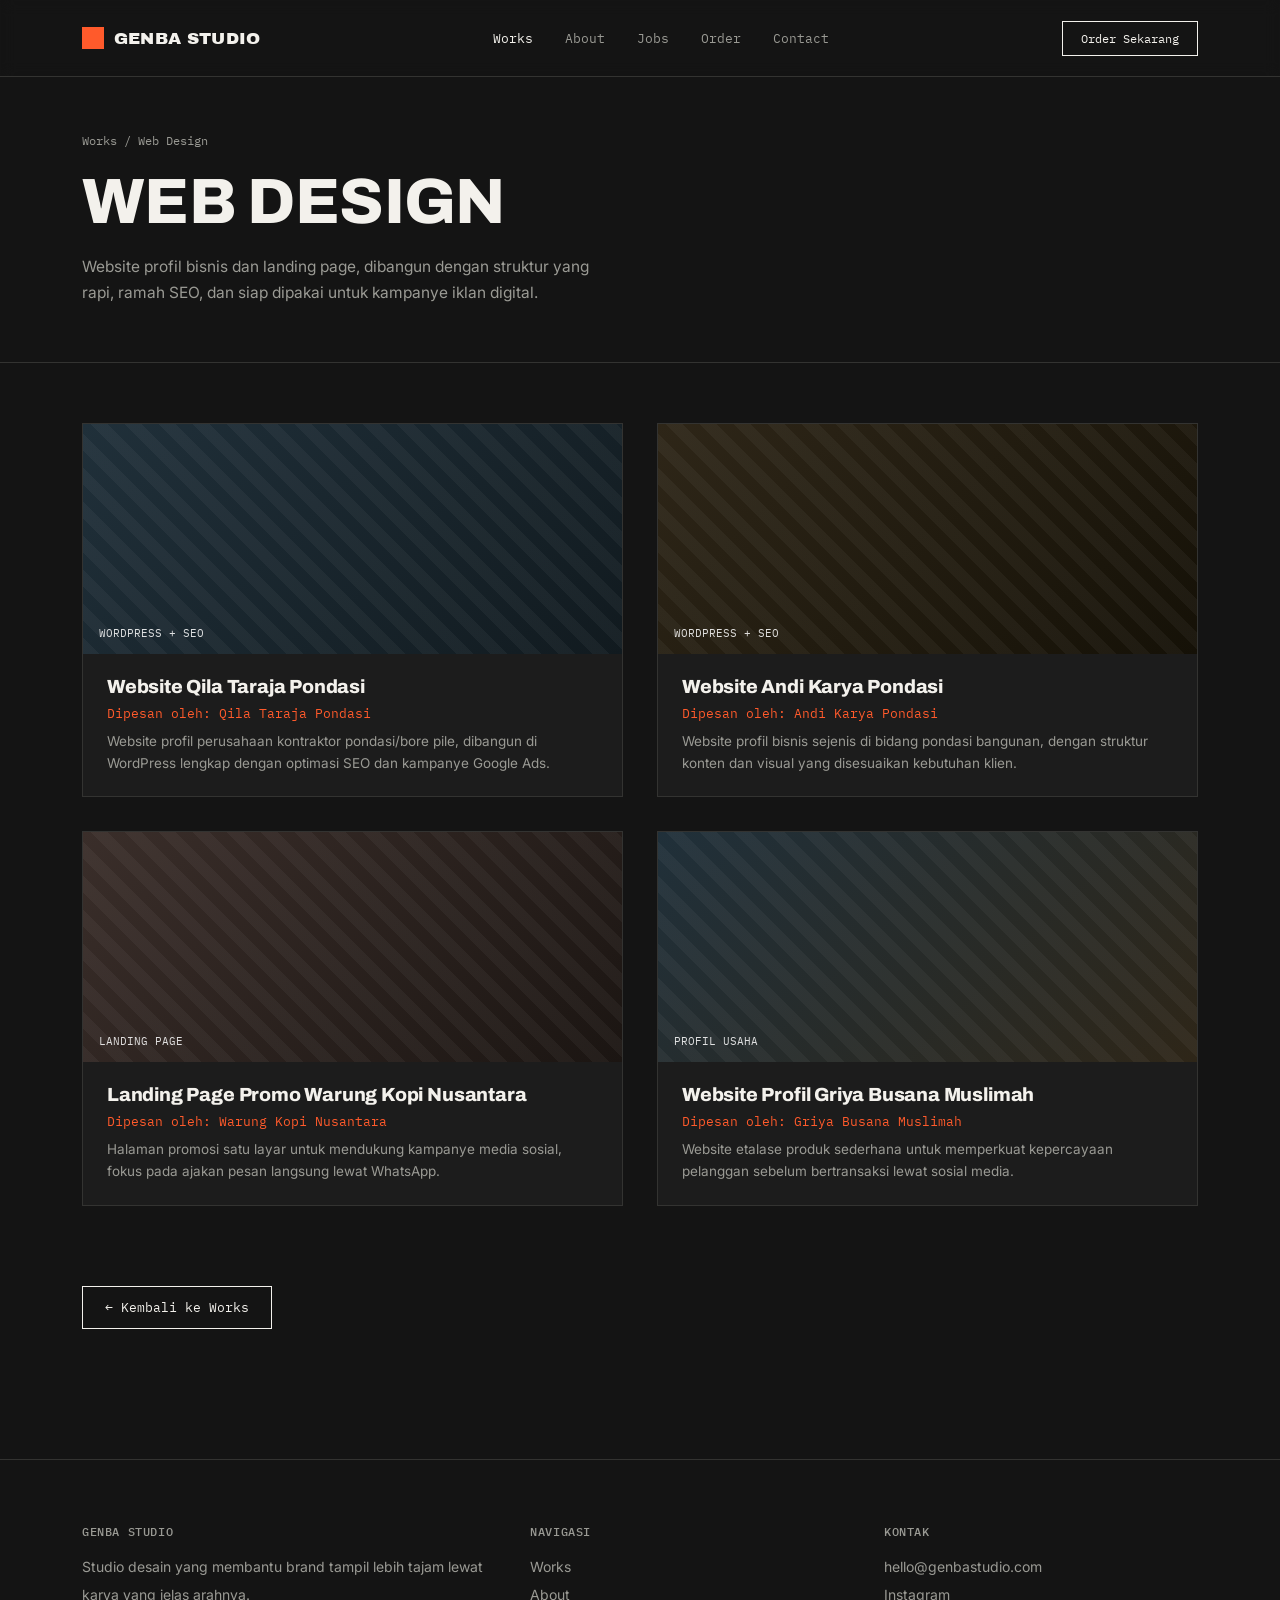
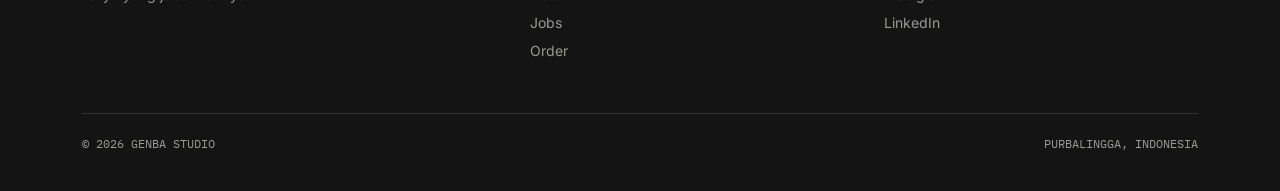
<file: works/web-design.html>
<!DOCTYPE html>
<html lang="id">
<head>
<meta charset="UTF-8">
<meta name="viewport" content="width=device-width, initial-scale=1.0">
<title>Web Design — Genba Studio</title>
<link rel="stylesheet" href="../style.css">
</head>
<body>

<header class="site">
  <div class="wrap">
    <a href="../index.html" class="brand"><span class="mark"></span>GENBA STUDIO</a>
    <nav class="links">
      <a href="../index.html#works" class="active">Works</a>
      <a href="../index.html#about">About</a>
      <a href="../index.html#jobs">Jobs</a>
      <a href="../order.html">Order</a>
      <a href="../index.html#contact">Contact</a>
    </nav>
    <a href="../order.html" class="nav-cta">Order Sekarang</a>
  </div>
</header>

<section class="cat-hero">
  <div class="wrap">
    <div class="breadcrumb"><a href="../index.html">Works</a> / Web Design</div>
    <h1>Web Design</h1>
    <p>Website profil bisnis dan landing page, dibangun dengan struktur yang rapi, ramah SEO, dan siap dipakai untuk kampanye iklan digital.</p>
  </div>
</section>

<div class="wrap">
  <div class="piece-grid">
    <div class="piece">
      <div class="piece-thumb" style="background:linear-gradient(135deg,#20303A,#111A1F);"><span class="plabel">WORDPRESS + SEO</span></div>
      <div class="piece-body">
        <h3>Website Qila Taraja Pondasi</h3>
        <div class="client">Dipesan oleh: Qila Taraja Pondasi</div>
        <p>Website profil perusahaan kontraktor pondasi/bore pile, dibangun di WordPress lengkap dengan optimasi SEO dan kampanye Google Ads.</p>
      </div>
    </div>
    <div class="piece">
      <div class="piece-thumb" style="background:linear-gradient(135deg,#2E2618,#151107);"><span class="plabel">WORDPRESS + SEO</span></div>
      <div class="piece-body">
        <h3>Website Andi Karya Pondasi</h3>
        <div class="client">Dipesan oleh: Andi Karya Pondasi</div>
        <p>Website profil bisnis sejenis di bidang pondasi bangunan, dengan struktur konten dan visual yang disesuaikan kebutuhan klien.</p>
      </div>
    </div>
    <div class="piece">
      <div class="piece-thumb" style="background:linear-gradient(135deg,#3A2E2A,#1B1512);"><span class="plabel">LANDING PAGE</span></div>
      <div class="piece-body">
        <h3>Landing Page Promo Warung Kopi Nusantara</h3>
        <div class="client">Dipesan oleh: Warung Kopi Nusantara</div>
        <p>Halaman promosi satu layar untuk mendukung kampanye media sosial, fokus pada ajakan pesan langsung lewat WhatsApp.</p>
      </div>
    </div>
    <div class="piece">
      <div class="piece-thumb" style="background:linear-gradient(135deg,#20303A,#2E2618);"><span class="plabel">PROFIL USAHA</span></div>
      <div class="piece-body">
        <h3>Website Profil Griya Busana Muslimah</h3>
        <div class="client">Dipesan oleh: Griya Busana Muslimah</div>
        <p>Website etalase produk sederhana untuk memperkuat kepercayaan pelanggan sebelum bertransaksi lewat sosial media.</p>
      </div>
    </div>
  </div>

  <div class="back-cta">
    <a href="../index.html#works" class="back-link">← Kembali ke Works</a>
  </div>
</div>

<footer class="site">
  <div class="wrap">
    <div class="foot-grid">
      <div>
        <h4>Genba Studio</h4>
        <p>Studio desain yang membantu brand tampil lebih tajam lewat karya yang jelas arahnya.</p>
      </div>
      <div>
        <h4>Navigasi</h4>
        <a href="../index.html#works">Works</a><br>
        <a href="../index.html#about">About</a><br>
        <a href="../index.html#jobs">Jobs</a><br>
        <a href="../order.html">Order</a>
      </div>
      <div>
        <h4>Kontak</h4>
        <a href="mailto:hello@genbastudio.com">hello@genbastudio.com</a><br>
        <a href="#">Instagram</a><br>
        <a href="#">LinkedIn</a>
      </div>
    </div>
    <div class="foot-bottom">
      <span>© 2026 GENBA STUDIO</span>
      <span>PURBALINGGA, INDONESIA</span>
    </div>
  </div>
</footer>

</body>
</html>
</file>
<file: style.css>
@import url('https://fonts.googleapis.com/css2?family=Archivo+Black&family=Archivo:wght@500;700;800&family=Inter:wght@400;500;600&family=IBM+Plex+Mono:wght@400;500&display=swap');

:root{
  --bg:#141414;
  --bg-soft:#1C1C1C;
  --paper:#F3F1EC;
  --ink:#F3F1EC;
  --ink-dim:#9A9A94;
  --line:#333331;
  --signal:#FF5A2B;
  --signal-dim:#7A2E17;
}
*{box-sizing:border-box;}
html{scroll-behavior:smooth;}
body{
  margin:0;
  background:var(--bg);
  color:var(--ink);
  font-family:'Inter',sans-serif;
  -webkit-font-smoothing:antialiased;
}
h1,h2,h3,h4{font-family:'Archivo',sans-serif; font-weight:800; margin:0; letter-spacing:-0.01em;}
.display{font-family:'Archivo Black',sans-serif;}
.mono{font-family:'IBM Plex Mono',monospace;}
a{color:inherit; text-decoration:none;}
img{max-width:100%; display:block;}

.wrap{max-width:1180px; margin:0 auto; padding:0 32px;}

/* NAV */
header.site{
  position:sticky; top:0; z-index:100;
  background:rgba(20,20,20,0.85); backdrop-filter:blur(8px);
  border-bottom:1px solid var(--line);
}
header.site .wrap{display:flex; align-items:center; justify-content:space-between; height:76px;}
.brand{display:flex; align-items:center; gap:10px; font-family:'Archivo Black'; font-size:17px; letter-spacing:0.01em;}
.brand .mark{width:22px; height:22px; background:var(--signal); flex-shrink:0;}
nav.links{display:flex; gap:32px;}
nav.links a{font-family:'IBM Plex Mono'; font-size:13px; color:var(--ink-dim); transition:color .15s;}
nav.links a:hover, nav.links a.active{color:var(--ink);}
.nav-cta{border:1px solid var(--ink); padding:9px 18px; font-family:'IBM Plex Mono'; font-size:12px;}
.nav-cta:hover{background:var(--ink); color:var(--bg);}

/* MARQUEE */
.marquee{
  border-bottom:1px solid var(--line); background:var(--signal); color:var(--bg);
  overflow:hidden; white-space:nowrap; padding:11px 0;
}
.marquee-track{display:inline-block; animation:scroll 26s linear infinite;}
.marquee span{font-family:'Archivo'; font-weight:800; font-size:14px; letter-spacing:0.04em; margin:0 22px; text-transform:uppercase;}
@keyframes scroll{ from{transform:translateX(0);} to{transform:translateX(-50%);} }

/* FOOTER */
footer.site{border-top:1px solid var(--line); padding:64px 0 40px; margin-top:60px;}
.foot-grid{display:grid; grid-template-columns:1.3fr 1fr 1fr; gap:40px;}
.foot-grid h4{font-family:'IBM Plex Mono'; font-size:12px; color:var(--ink-dim); font-weight:500; margin-bottom:14px; text-transform:uppercase; letter-spacing:0.05em;}
.foot-grid p, .foot-grid a{font-size:14px; color:var(--ink-dim); line-height:2;}
.foot-grid a:hover{color:var(--ink);}
.foot-bottom{border-top:1px solid var(--line); margin-top:48px; padding-top:22px; display:flex; justify-content:space-between; font-family:'IBM Plex Mono'; font-size:12px; color:var(--ink-dim); flex-wrap:wrap; gap:10px;}

/* ORDER FORM PAGE */
.order-hero{padding:56px 0 20px;}
.order-hero h1{font-size:clamp(36px,6vw,60px); text-transform:uppercase;}
.order-hero p{color:var(--ink-dim); font-size:15.5px; max-width:500px; margin-top:18px; line-height:1.7;}
.order-form{padding:40px 0 80px; max-width:640px;}
.form-group{margin-bottom:24px;}
.form-group label{display:block; font-family:'IBM Plex Mono'; font-size:12.5px; color:var(--ink-dim); margin-bottom:8px; text-transform:uppercase; letter-spacing:0.03em;}
.form-group input, .form-group select, .form-group textarea{
  width:100%; background:var(--bg-soft); border:1px solid var(--line); color:var(--ink);
  padding:13px 14px; font-family:'Inter'; font-size:14.5px; border-radius:2px;
}
.form-group input:focus, .form-group select:focus, .form-group textarea:focus{outline:none; border-color:var(--signal);}
.form-group textarea{resize:vertical; min-height:110px;}
.form-row{display:grid; grid-template-columns:1fr 1fr; gap:20px;}
.submit-btn{
  background:var(--signal); color:var(--bg); border:none; padding:16px 30px;
  font-family:'IBM Plex Mono'; font-size:14px; cursor:pointer; width:100%;
}
.submit-btn:hover{background:#ff6f42;}
.form-note{font-size:12.5px; color:var(--ink-dim); margin-top:14px; text-align:center;}

@media (max-width:600px){
  .form-row{grid-template-columns:1fr;}
}

/* CATEGORY / WORK DETAIL PAGE */
.cat-hero{padding:56px 0 40px; border-bottom:1px solid var(--line);}
.breadcrumb{font-family:'IBM Plex Mono'; font-size:12px; color:var(--ink-dim); margin-bottom:22px;}
.breadcrumb a{color:var(--ink-dim);}
.breadcrumb a:hover{color:var(--signal);}
.cat-hero h1{font-size:clamp(36px,6vw,64px); text-transform:uppercase; line-height:1;}
.cat-hero p{color:var(--ink-dim); font-size:15.5px; max-width:520px; margin-top:20px; line-height:1.7;}

.piece-grid{padding:60px 0; display:grid; grid-template-columns:repeat(2,1fr); gap:34px;}
.piece{background:var(--bg-soft); border:1px solid var(--line);}
.piece-thumb{height:230px; position:relative; overflow:hidden;}
.piece-thumb::after{content:'';position:absolute;inset:0;background:repeating-linear-gradient(45deg, rgba(255,255,255,0.04) 0 12px, transparent 12px 24px);}
.piece-thumb .plabel{position:absolute; bottom:14px; left:16px; font-family:'IBM Plex Mono'; font-size:11px; color:rgba(255,255,255,0.85); z-index:2;}
.piece-body{padding:22px 24px;}
.piece-body h3{font-size:19px; margin-bottom:8px;}
.piece-body .client{font-family:'IBM Plex Mono'; font-size:12.5px; color:var(--signal); margin-bottom:10px;}
.piece-body p{color:var(--ink-dim); font-size:13.5px; line-height:1.6; margin:0;}

.back-cta{padding:20px 0 70px;}
.back-link{font-family:'IBM Plex Mono'; font-size:13px; border:1px solid var(--ink); padding:12px 22px; display:inline-block;}
.back-link:hover{background:var(--ink); color:var(--bg);}

@media (max-width:760px){
  nav.links{display:none;}
  .foot-grid{grid-template-columns:1fr;}
  .piece-grid{grid-template-columns:1fr;}
}
@media (prefers-reduced-motion: reduce){
  .marquee-track{animation:none;}
}
</file>
